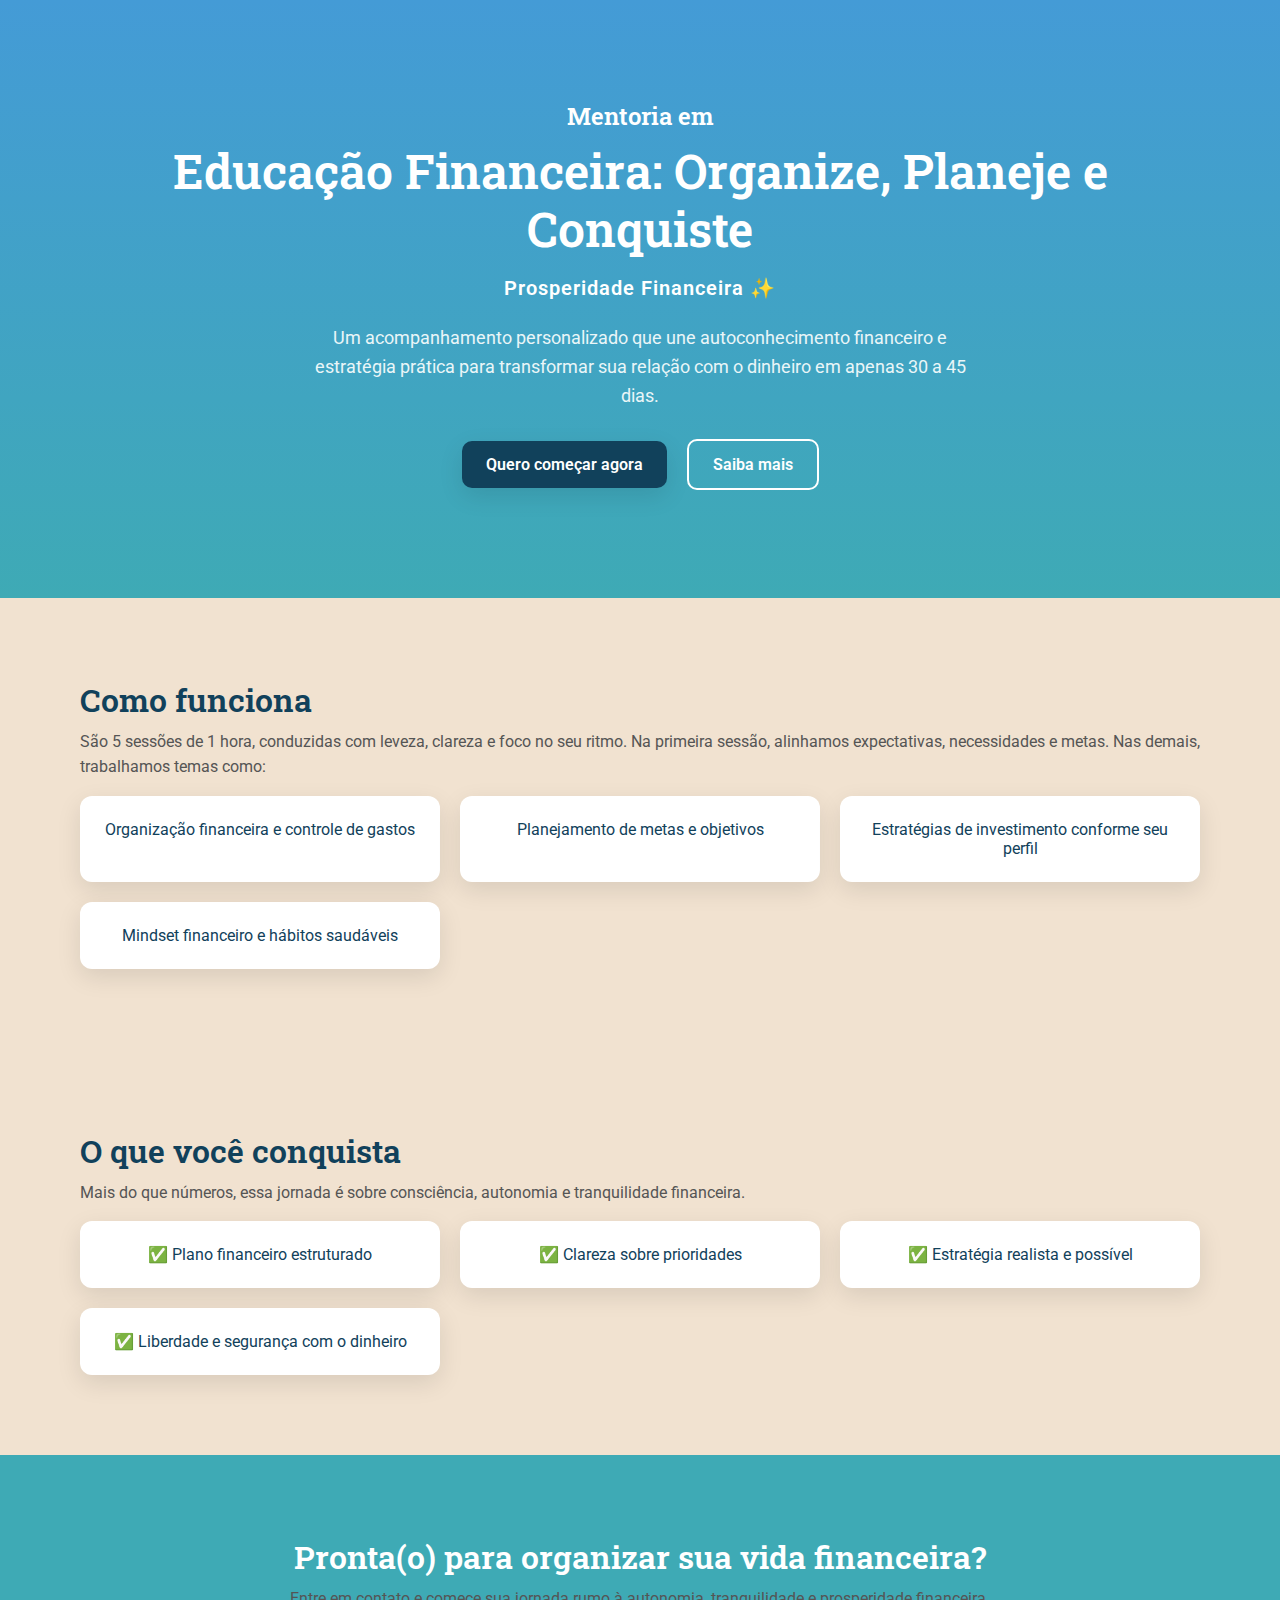
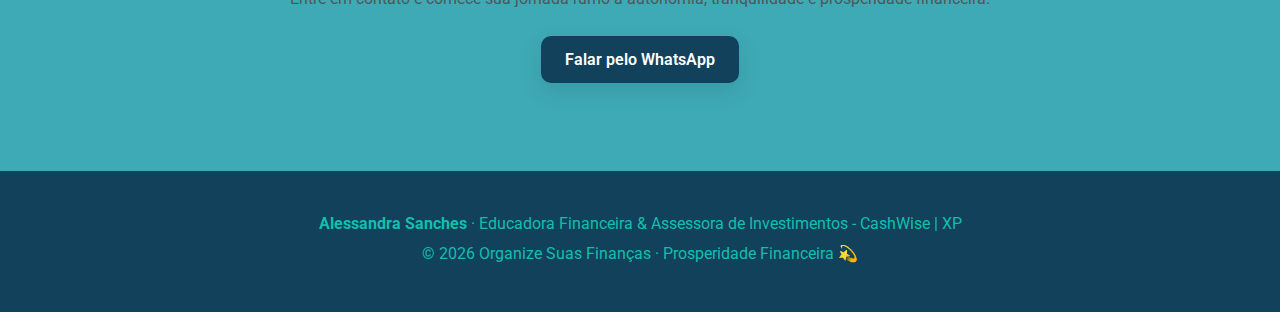
<file: index.html>
<!DOCTYPE html>
<html lang="pt-BR">
<head>
  <meta charset="utf-8" />
  <meta name="viewport" content="width=device-width, initial-scale=1" />
  <title>Mentoria – Organize Suas Finanças</title>
  <meta name="description" content="Mentoria em Educação Financeira com 5 sessões de 1h para organizar, planejar e conquistar em 30–45 dias. Leveza, clareza e estratégia prática."/>
  <link rel="preconnect" href="https://fonts.googleapis.com">
  <link rel="preconnect" href="https://fonts.gstatic.com" crossorigin>
  <link href="https://fonts.googleapis.com/css2?family=Roboto:wght@300;400;500;700&family=Roboto+Slab:wght@400;600;700&display=swap" rel="stylesheet">
  <link rel="stylesheet" href="styles.css">
</head>
<body>
  <header class="hero">
    <div class="container">
      <h2>Mentoria em</h2>
      <h1>Educação Financeira: Organize, Planeje e Conquiste</h1>
      <p class="tagline">Prosperidade Financeira ✨</p>
      <p>Um acompanhamento personalizado que une autoconhecimento financeiro e estratégia prática para transformar sua relação com o dinheiro em apenas 30 a 45 dias.</p>
      <a href="https://wa.me/5519989804249?text=Quero%20a%20mentoria%20Organize%20Minhas%20Finanças" class="btn btn-primary" target="_blank">Quero começar agora</a>
      <a href="#sobre" class="btn btn-outline">Saiba mais</a>
    </div>
  </header>

  <main>
    <section id="sobre">
      <div class="container">
        <h2 style="color: var(--color3)">Como funciona</h2>
        <p>São 5 sessões de 1 hora, conduzidas com leveza, clareza e foco no seu ritmo. Na primeira sessão, alinhamos expectativas, necessidades e metas. Nas demais, trabalhamos temas como:</p>
        <div class="cards">
          <div class="card">Organização financeira e controle de gastos</div>
          <div class="card">Planejamento de metas e objetivos</div>
          <div class="card">Estratégias de investimento conforme seu perfil</div>
          <div class="card">Mindset financeiro e hábitos saudáveis</div>
        </div>
      </div>
    </section>

    <section>
      <div class="container">
        <h2 style="color: var(--color3)">O que você conquista</h2>
        <p>Mais do que números, essa jornada é sobre consciência, autonomia e tranquilidade financeira.</p>
        <div class="cards">
          <div class="card">✅ Plano financeiro estruturado</div>
          <div class="card">✅ Clareza sobre prioridades</div>
          <div class="card">✅ Estratégia realista e possível</div>
          <div class="card">✅ Liberdade e segurança com o dinheiro</div>
        </div>
      </div>
    </section>

    <section style="background: var(--color2); color: #fff;">
      <div class="container" style="text-align:center;">
        <h2>Pronta(o) para organizar sua vida financeira?</h2>
        <p>Entre em contato e comece sua jornada rumo à autonomia, tranquilidade e prosperidade financeira.</p>
        <a href="https://wa.me/5519989804249?text=Quero%20começar%20a%20mentoria" class="btn btn-primary">Falar pelo WhatsApp</a>
      </div>
    </section>
  </main>

  <footer>
    <div class="container">
      <p><strong>Alessandra Sanches</strong> · Educadora Financeira & Assessora de Investimentos - CashWise | XP</p>
      <p>© <span id="year"></span> Organize Suas Finanças · Prosperidade Financeira 💫</p>
    </div>
  </footer>

  <script src="script.js"></script>
</body>
</html>
</file>
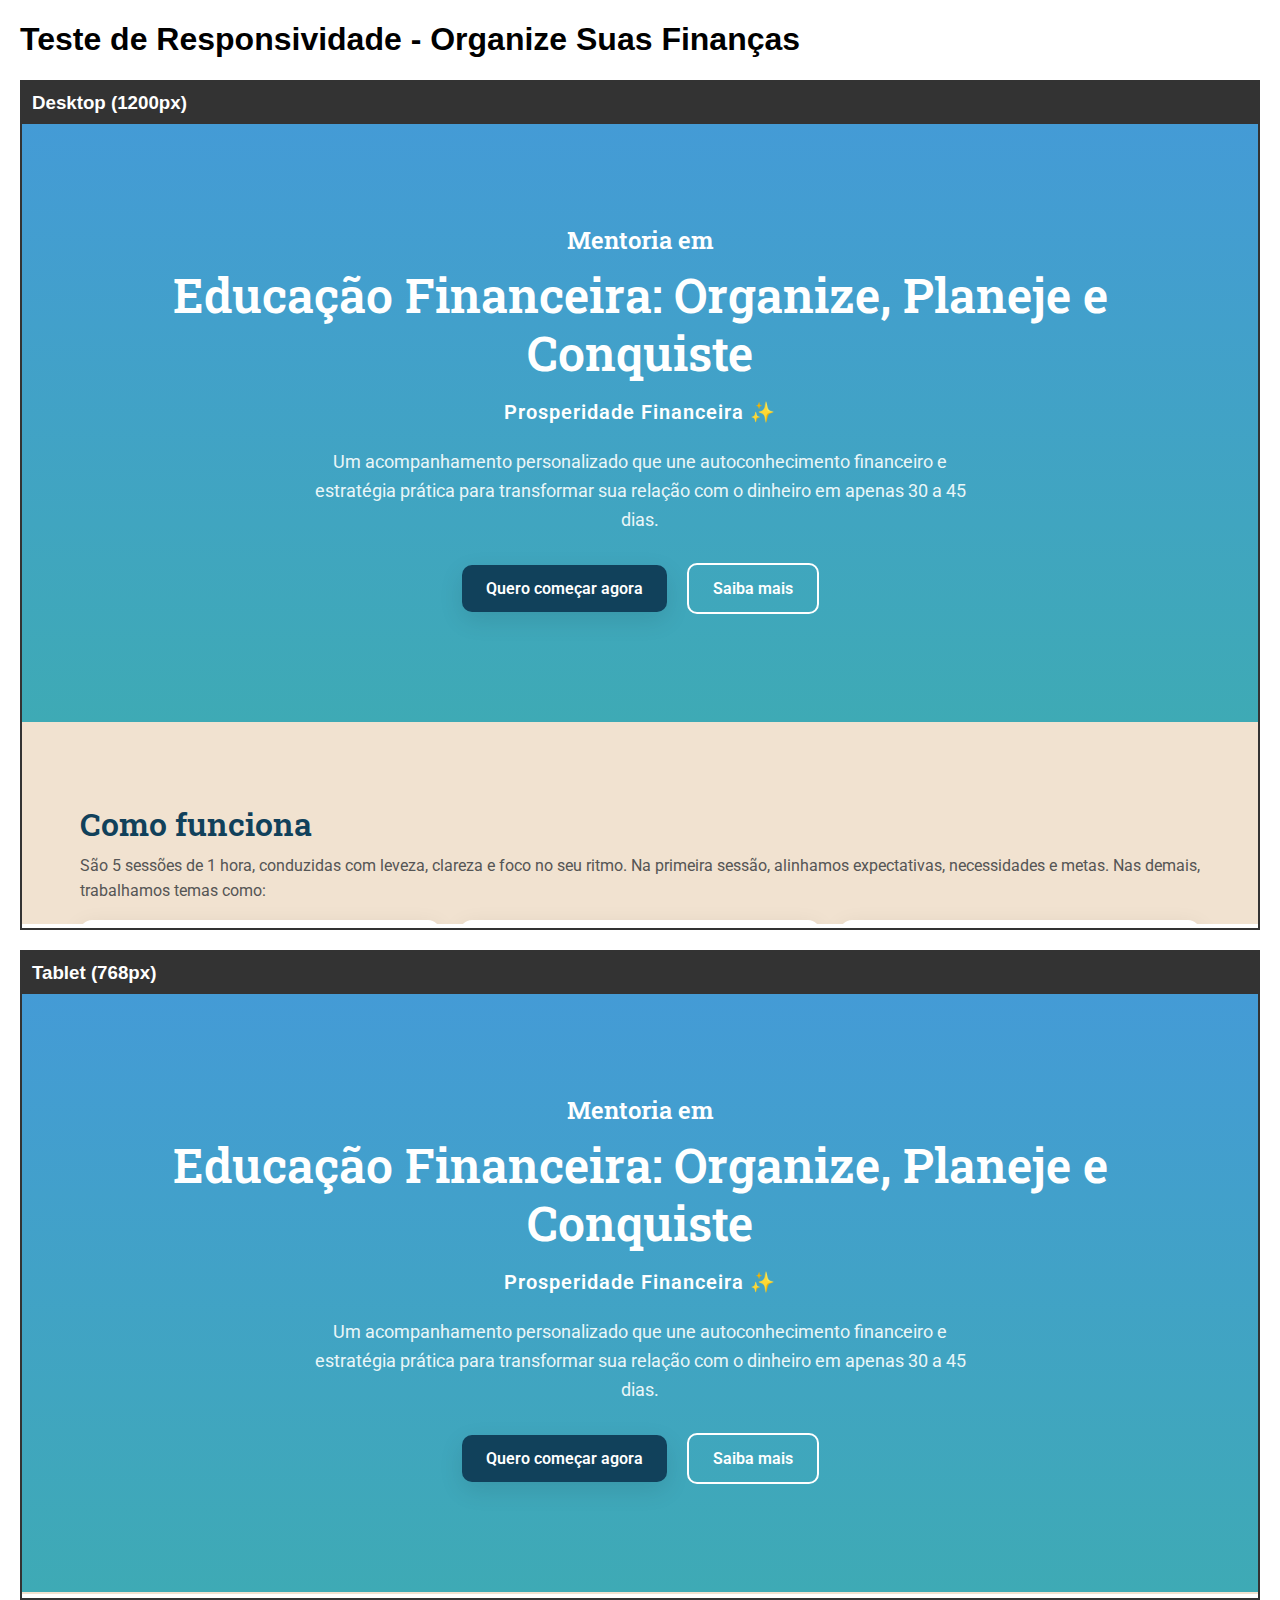
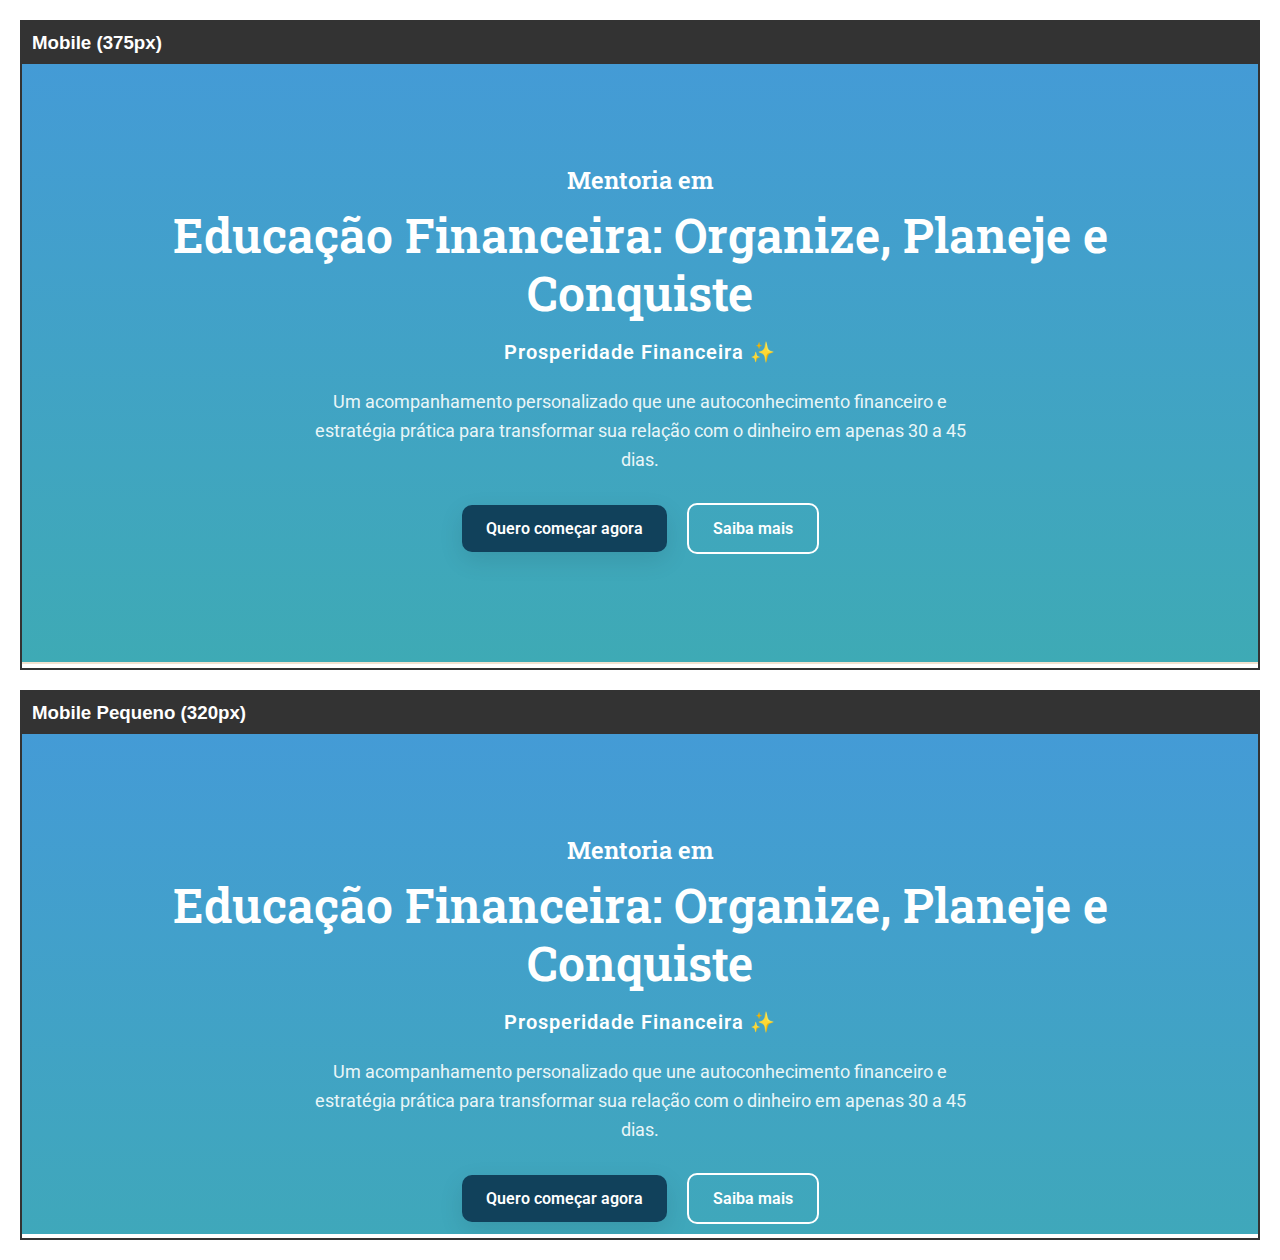
<file: test-responsivo.html>
<!DOCTYPE html>
<html lang="pt-BR">
<head>
  <meta charset="utf-8">
  <meta name="viewport" content="width=device-width, initial-scale=1">
  <title>Teste de Responsividade</title>
  <style>
    body { font-family: Arial, sans-serif; margin: 20px; }
    .test-frame { border: 2px solid #333; margin: 20px 0; }
    .test-label { background: #333; color: white; padding: 10px; margin: 0; }
    iframe { width: 100%; border: none; }
  </style>
</head>
<body>
  <h1>Teste de Responsividade - Organize Suas Finanças</h1>
  
  <div class="test-frame">
    <h3 class="test-label">Desktop (1200px)</h3>
    <iframe src="index.html" width="1200" height="800"></iframe>
  </div>
  
  <div class="test-frame">
    <h3 class="test-label">Tablet (768px)</h3>
    <iframe src="index.html" width="768" height="600"></iframe>
  </div>
  
  <div class="test-frame">
    <h3 class="test-label">Mobile (375px)</h3>
    <iframe src="index.html" width="375" height="600"></iframe>
  </div>
  
  <div class="test-frame">
    <h3 class="test-label">Mobile Pequeno (320px)</h3>
    <iframe src="index.html" width="320" height="500"></iframe>
  </div>
</body>
</html>
</file>
<file: styles.css>
:root {
  --color1: #F1E2D0;
  --color2: #3EAAB5;
  --color3: #11415B;
  --color4: #449BD6;
  --text: #1A1A1A;
  --muted: #555;
  --shadow: 0 8px 24px rgba(0,0,0,0.1);
}

* { box-sizing: border-box; }
html, body { height: 100%; margin: 0; }
body {
  font-family: 'Roboto', sans-serif;
  color: var(--text);
  background-color: var(--color1);
}

h1, h2, h3 { font-family: 'Roboto Slab', serif; margin: 0 0 .5rem; font-weight: 600; }
h2 { font-size: clamp(24px, 5vw, 32px); }
p { margin: 0 0 1rem; line-height: 1.6; color: var(--muted); font-size: clamp(14px, 3vw, 16px); }
.container { width: min(1120px, 92vw); margin: 0 auto; }

.hero {
  background: linear-gradient(180deg, var(--color4) 0%, var(--color2) 100%);
  color: #fff;
  padding: clamp(60px, 10vw, 100px) 0;
  text-align: center;
}

.hero h1 { font-size: clamp(24px, 6vw, 48px); color: #fff; line-height: 1.2; }
.hero h2 { font-size: clamp(18px, 4vw, 24px); color: #fff; margin-bottom: 10px; }
.hero p { font-size: clamp(16px, 3vw, 18px); max-width: 680px; margin: 20px auto; color: #eaf6f8; }
.hero .tagline { font-size: clamp(18px, 4vw, 20px); font-weight: 600; color: #fff; margin-top: 15px; letter-spacing: 1px; }

.btn {
  display: inline-block;
  padding: clamp(12px, 3vw, 14px) clamp(20px, 5vw, 24px);
  border-radius: 10px;
  font-weight: 600;
  text-decoration: none;
  margin: 8px;
  transition: all 0.2s ease;
  font-size: clamp(14px, 3vw, 16px);
}

.btn-primary {
  background-color: var(--color3);
  color: #fff;
  box-shadow: var(--shadow);
}
.btn-primary:hover { background-color: var(--color4); }

.btn-outline {
  border: 2px solid #fff;
  color: #fff;
}
.btn-outline:hover { background-color: #fff; color: var(--color3); }

section { padding: clamp(40px, 8vw, 80px) 0; }
.cards { display: grid; grid-template-columns: repeat(auto-fit, minmax(280px, 1fr)); gap: clamp(16px, 4vw, 20px); }
.card {
  background: #fff;
  padding: clamp(20px, 5vw, 24px);
  border-radius: 12px;
  box-shadow: var(--shadow);
  text-align: center;
  color: var(--color3);
  font-size: clamp(14px, 3vw, 16px);
}

footer {
  background-color: var(--color3);
  padding: clamp(30px, 6vw, 40px) 0;
  text-align: center;
  color: #11BFAE !important;
}

footer p {
  color: #11BFAE !important;
  margin: 0 0 0.3rem;
}

footer strong {
  color: #11BFAE !important;
}

/* Media Queries para melhor controle */
@media (max-width: 768px) {
  .container { width: 95vw; }
  
  .hero {
    padding: 50px 0;
  }
  
  .btn {
    display: block;
    width: 100%;
    max-width: 300px;
    margin: 10px auto;
    text-align: center;
  }
  
  .cards {
    grid-template-columns: 1fr;
    gap: 16px;
  }
  
  section {
    padding: 40px 0;
  }
}

@media (max-width: 480px) {
  .hero h1 {
    font-size: 28px;
    line-height: 1.3;
  }
  
  .hero h2 {
    font-size: 20px;
  }
  
  .hero p {
    font-size: 16px;
  }
  
  .card {
    padding: 18px;
    font-size: 14px;
  }
}
</file>
